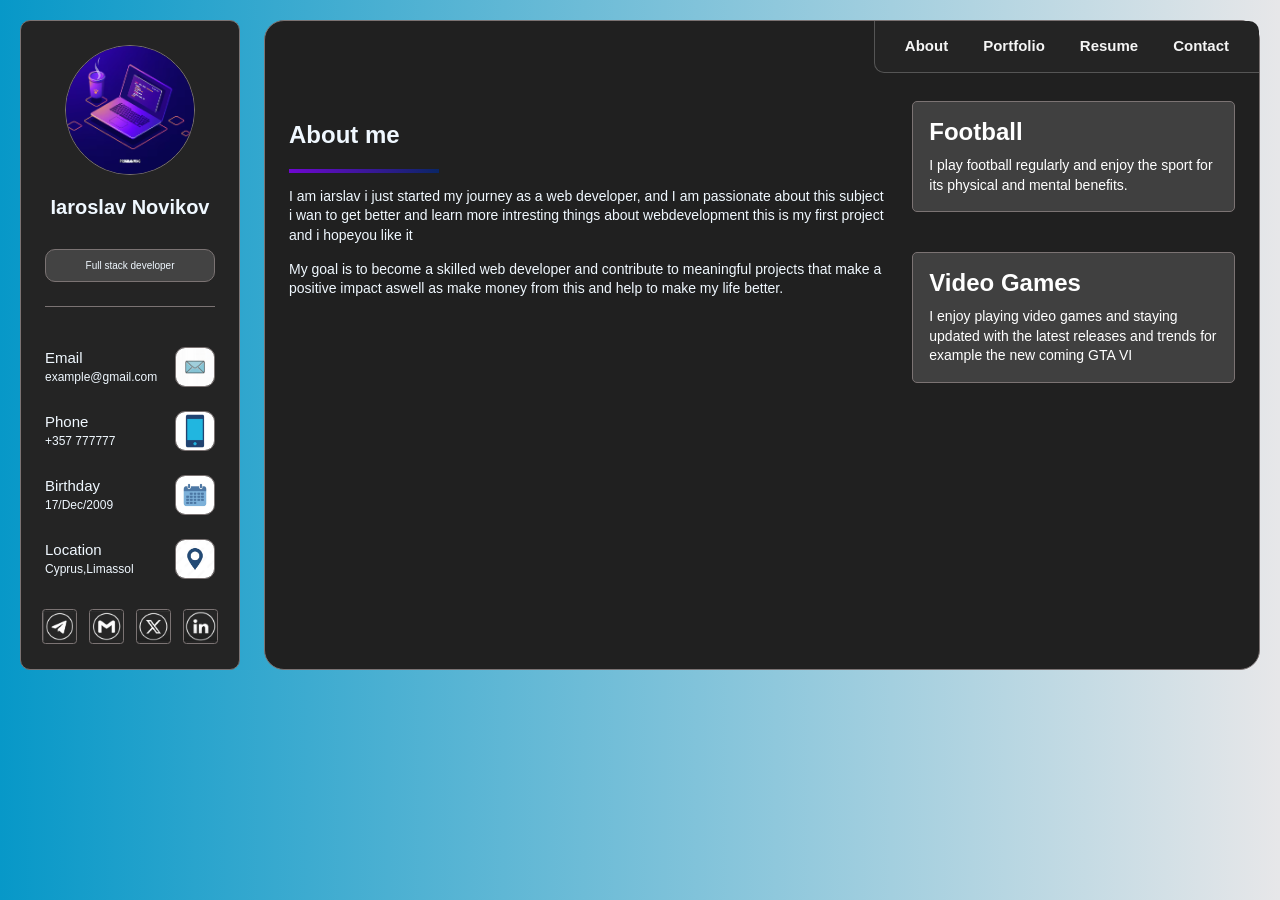
<file: index.html>
<!DOCTYPE html>
<html lang="en">
    <head>
        <meta charset="utf-8">
        <meta name="viewport" content="width=device-width, initial-scale=1">
        <title>About me</title>
        <link rel="stylesheet" href="style.css">
    </head>

    <body>
        <aside>
            <img class="profile-picture" src="laptop.avif" alt="profile pic">
            <h2>Iaroslav Novikov</h2>
            <section id="fullstack">
            <p>Full stack developer</p>
            </section>

            <hr class="sidebar">
            <ul>
                <li>
                    <div class="contact-info">
                        <img class="credentials" src="envelop.jpg" alt="envelop">
                        <span class="contact-label">Email</span>
                        <span class="contact-detail">example@gmail.com</span>
                    </div>
                </li>
                <li>
                    <div class="contact-info">
                        <img class="credentials" src="phone.webp" alt="phone">
                        <span class="contact-label">Phone</span>
                        <span class="contact-detail">+357 777777</span>
                    </div>
                </li>
                <li>
                    <div class="contact-info">
                        <img class="credentials" src="calender.jpg" alt="calander">
                        <span class="contact-label">Birthday</span>
                        <span class="contact-detail">17/Dec/2009</span>
                    </div>
                </li>
                <li>
                    <div class="contact-info">
                        <img class="credentials" src="pin.jpg" alt="pinr">
                        <span class="contact-label">Location</span>
                        <span class="contact-detail">Cyprus,Limassol</span>
                    </div>
                </li>
            </ul>
            <div class="icons">
                
                <div class="items"><img src="Screenshot 2026-10-30 205505.png" alt="-"></div>
                <div class="items"><img src="Screenshot 2026-10-30 205511.png" alt="-"></div>
                <div class="items"><img src="Screenshot 2026-10-30 205517.png" alt="-"></div>
                <div class="items"><img src="Screenshot 2026-10-30 205523.png" alt="-"></div>

            </div>
        </aside>

        <main>
            <header>
                <nav aria-label="Main navigation">
                    <ul>
                        <li><a href="#about">About</a></li>
                        <li><a href="#portfolio">Portfolio</a></li>
                        <li><a href="#resume">Resume</a></li>
                        <li><a href="#contact">Contact</a></li>
                    </ul>
                </nav>
            </header>

            <section id="about">
                <h1>About me</h1>
                <hr class="Divider-about">
                <p> I am iarslav i just started my journey as a web developer, and I am passionate about this subject i  wan to get better and learn more intresting things about webdevelopment this is my first project and i hopeyou like it </p>
                <p>My goal is to become a skilled web developer and contribute to meaningful projects that make a positive impact aswell as make money from this and help to make my life better.</p>
            </section>

            <section id="services">
                <div class="grid-container">
                    <article class="itemss">
                        <h2>Football</h2>
                        <p>I play football regularly and enjoy the sport for its physical and mental benefits.</p>
                    </article>
                    <article class="itemss">
                        <h2>Video Games</h2>
                        <p>I enjoy playing video games and staying updated with the latest releases and trends for example the new coming GTA VI</p>
                    </article>
                </div>
            </section>
        </main>
        
        </section>

    </body>
    
</html>
</file>
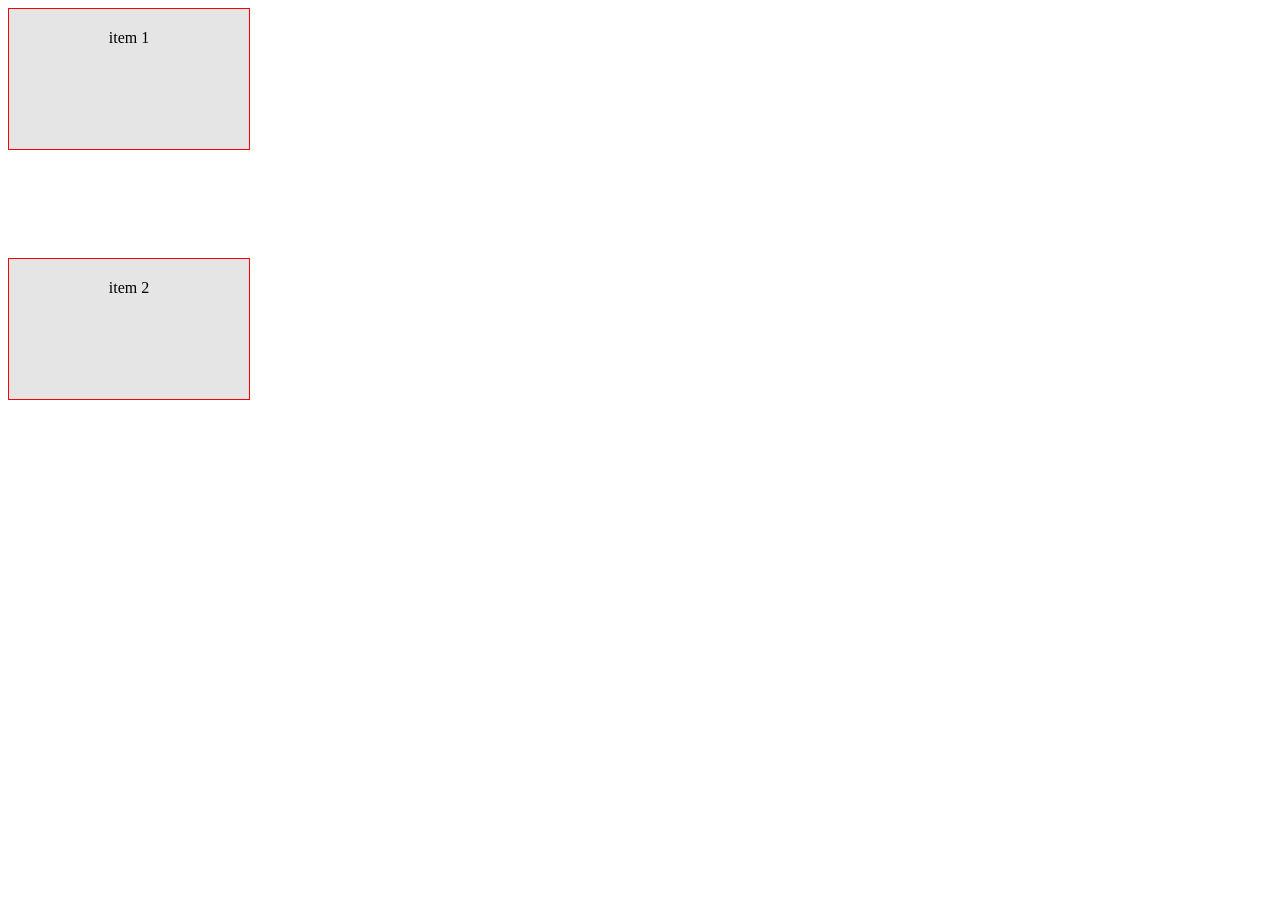
<file: index2.html>
<!DOCTYPE html>
<html lang="en">
<head>
    <meta charset="UTF-8">
    <meta name="viewport" content="width=device-width, initial-scale=1.0">
    <title>Document</title>
    <link rel="stylesheet" href="%23style2.css">
</head>
<body>
<div class="grid-container">
    <div class="items">item 1</div>
    <div class="items">item 2</div>



</div>

</body>
</html>
</file>
<file: style.css>
* {
    box-sizing: border-box;
}

h1{ opacity: 0;
    animation-name: appear;
    animation-delay: 3s;
    animation-duration: 3s;
    animation-fill-mode: forwards;}

html{ 
    background: linear-gradient(90deg, #0798c8, #e7e7e9);
    font-family: Arial, Helvetica, sans-serif;
}


nav ul {
    list-style:none;
    display:flex;
    gap: 35px;
    margin: 0;
    padding: 0;
    
    
}
nav {
    padding: 16px 30px;
    border-radius: 0 10px 0 10px;
    border-left: 1px solid #555;
    border-bottom: 1px solid #555;
    background-color: #242424;
}
nav a{
    color:whitesmoke;
    text-decoration:none;
    font-size:15px;
    font-family: arial;
    font-weight: bold;
    
}
body{
    display: grid;
    grid-template-columns: 220px minmax(0, 1fr);
    align-items: flex-start;
    gap: 24px;
    background: linear-gradient(90deg, #0798c8, #e7e7e9);
    margin: 20px;
    color:aliceblue
}

aside{
    background-color: #242424;
    width: 220px;
    min-height: 650px;
    flex-shrink: 0;
    padding: 4px;
    border: 1px solid #7b7373;
    border-radius: 10px;   
    text-align:center;
    font-family: Arial, Helvetica, sans-serif;
    box-sizing: border-box;
    padding: 24px;
}

.icons {

    display: flex;
    align-items: center;
    justify-content: center;
    gap: 12px;
}

.items {
    display: flex;
}

.items img {
    display: block;
    width: 35px;
    height: 35px;
    object-fit: contain;
    border: 1px solid #7b7373;
    border-radius: 10%;
    margin-top: 15px;
}


aside ul { 
    display:flex;
    flex-direction: column;
    gap: 24px;
    margin-top: 24px;
    padding: 16px 0 0;
    text-align: left; 
    margin-left: 0;
    list-style:none;
    font-family: "Segoe UI", sans-serif;
    font-size: 15px;
}

.contact-info {
    display: grid;
    grid-template-columns: minmax(0, 1fr) 40px;
    column-gap: 12px;
    align-items: center;
}

.contact-label {
    grid-column: 1;
    grid-row: 1;
}

.contact-detail {
    grid-column: 1;
    grid-row: 2;
    font-size: 12px;
    min-width: 0;
    overflow-wrap: anywhere;
}

.sidebar{
    border: 0;
    border-bottom: 1px solid #7b7373;
    margin: 24px 0;
}

aside h2 {
 
    font-size: 20px;
}
    
#fullstack{ text-align: center;
    background-color: #66666675;
    border: 1px solid #7b7373;
    border-radius: 10px;
    margin-top: 30px;
    font-family: Arial, Helvetica, sans-serif;
    font-size: 10px;
}

.profile-picture {
    object-fit: cover;
    height: 130px;
    width: 130px;
    background-color: #474444;
    border: 1px solid #7b7373;
    border-radius: 20px;
    animation-name: animation;
    animation-duration: 3s;
    animation-fill-mode: forwards;
}

@keyframes animation {

    0%{ scale: 1.5;}
    100%{ border-radius: 50%;
        transform: rotate(360deg);}

}

.credentials{
    grid-column: 2;
    grid-row: 1 / span 2;
    object-fit: cover;
    width: 40px;
    height: 40px;
    border: 1px solid #7b7373;
    border-radius: 10px;
}

header{
    display: flex;
    justify-content: flex-end;
    position: absolute;
    top: 0px;
    right: 0px;
}
main{
    display: grid;
    grid-template-columns: minmax(0, 1.3fr) minmax(260px, 0.7fr);
    align-items: stretch;
    gap: 24px;
    position: relative;
    min-height: 650px;
    flex: none;
    width: 100%;
    min-width: 0;
    background-color: #202020;
    border: 1px solid #7b7373;
    border-radius: 20px;
    padding: 80px 24px 24px;
    animation-name: appear;
    animation-duration: 3s;
    animation-fill-mode: forwards;

    
}



.lower-panel {
    grid-column: 1 / -1;
    background-color: #202020;
    border: 1px solid #7b7373;
    border-radius: 20px;
    padding: 24px;
    
}

#about p {
    max-width: 700px;
    font-size: 14px;
    line-height: 1.4;
    margin-bottom: 14px;
    opacity: 0;
    animation-name: appear;
    animation-delay: 3s;
    animation-duration: 3s;
    animation-fill-mode: forwards;
    
}

.Divider-about{
    position: relative;
    background: linear-gradient( 90deg, #6f07d0, #0a2666);
    border: 0;
    height: 4px;
    width: 150px;
    margin: 0;
    opacity: 0;
    animation-name: appear1;
    animation-delay: 4s;
    animation-duration: 3s;
    animation-fill-mode: forwards;
}

@keyframes appear1 {
    0%{opacity: 0;
    transform: translateX(100px)}
    
    100%{ opacity: 1; 
    transform: translateX(0px)}
}

.grid-container{
    display: grid;
    grid-template-columns: minmax(0, 1fr);
    gap: 40px;
}

.itemss{
    display: flex;
    flex-direction: column;
    align-items: flex-start;
    margin: 0;
    background-color: #66666675;
    color: #ffffff;
    padding: 16px;
    border: 1px solid #7b7373;
    border-radius: 5px;
    opacity: 0;
    animation-name: appear;
    animation-delay: 3s;
    animation-duration: 3s;
    animation-fill-mode: forwards;
}

@keyframes appear {
    0%{opacity: 0;
    transform: translateY(100px)}
    100%{ opacity: 1; 
    transform: translateY(0px)}
}

.itemss h2,
.itemss p {
    margin: 0;
}

.itemss p {
    margin-top: 10px;
    font-size: 14px;
    line-height: 1.4;
}

@media (max-width: 1000px) {
    main {
        grid-template-columns: minmax(0, 1fr);
    }
}

nav a {
    display: inline-block;
    transition: all 0.4s ease;
    border-bottom: 2px solid transparent;
}
nav a:hover {
    border-color:#0798c8;
    color: #0798c8;
    transform: scale(1.2);
}

.lower-panel {
    grid-column: 1 / -1;
    background-color: #202020;
    border: 1px solid #7b7373;
    border-radius: 20px;
    padding: 24px;
    min-height: 550px;
    
}

.About{
    text-align: center;
}

.Grid_portfilo{

    display: grid;
    grid-template-columns: 200px 200px 200px;
    grid-template-rows: 200px 200px 200px;
    justify-content: center;
    gap: 50px;
    grid-template-areas:
    "box-1 box-2 box-2 box-3"
    "box-4 box-2 box-2 box-5";
}

.Portflio_items{
    color: black;
    font-weight: bold;
    background-color: white;
    padding: 20px;
    border-radius: 20px;
    border: 1px red solid;
}
</file>
